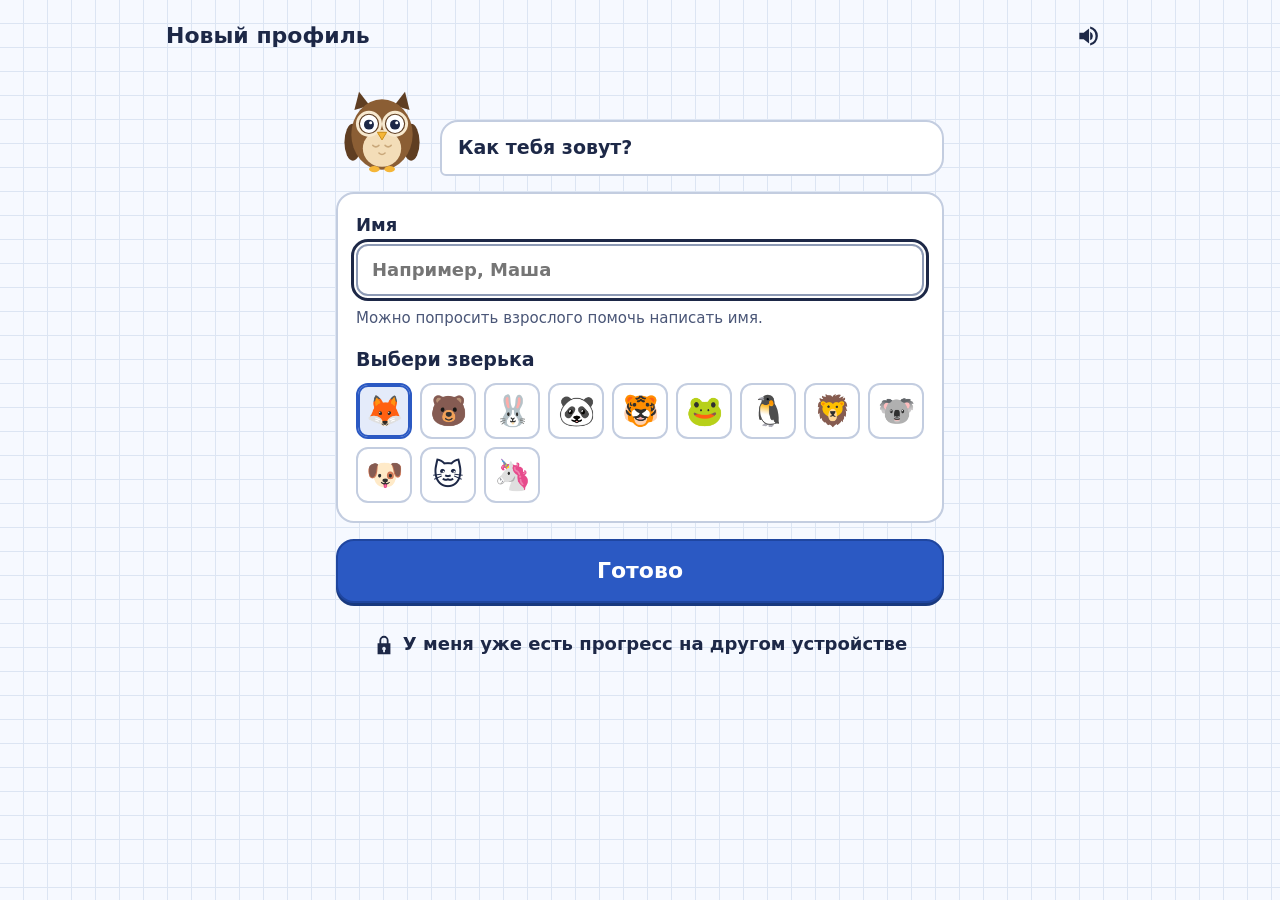
<file: index.html>
<!doctype html>
<html lang="ru">
<head>
  <meta charset="utf-8">
  <meta name="viewport" content="width=device-width, initial-scale=1, viewport-fit=cover">
  <title>Умножайка</title>
  <meta name="description" content="Тренажёр таблицы умножения для детей 7–10 лет: короткие занятия, совёнок-помощник, интервальное повторение. Работает без интернета.">
  <meta name="theme-color" content="#2b59c3">
  <meta name="color-scheme" content="light">
  <meta name="mobile-web-app-capable" content="yes">
  <meta name="apple-mobile-web-app-capable" content="yes">
  <meta name="apple-mobile-web-app-title" content="Умножайка">
  <meta name="apple-mobile-web-app-status-bar-style" content="default">
  <meta name="format-detection" content="telephone=no">
  <meta http-equiv="Content-Security-Policy" content="default-src 'self'; script-src 'self'; style-src 'self' 'unsafe-inline'; img-src 'self' data: blob:; media-src 'self' blob:; worker-src 'self'; connect-src 'self'; manifest-src 'self'; base-uri 'self'; form-action 'none'">
  <link rel="manifest" href="./manifest.webmanifest">
  <link rel="icon" href="./icons/icon.svg" type="image/svg+xml">
  <link rel="icon" href="./icons/icon-192.png" type="image/png" sizes="192x192">
  <link rel="apple-touch-icon" href="./icons/apple-touch-icon.png">
  <link rel="stylesheet" href="./css/app.css">
  <script type="module" src="./js/app.js"></script>
</head>
<body>
  <div id="app">
    <main class="screen">
      <p class="sheet" style="font-size:20px;font-weight:700">Загружаю Умножайку…</p>
    </main>
  </div>
  <div id="live" class="visually-hidden" aria-live="polite" aria-atomic="true"></div>
  <noscript>
    <p style="padding:16px;font-size:20px">Для Умножайки нужен включённый JavaScript.</p>
  </noscript>
</body>
</html>
</file>
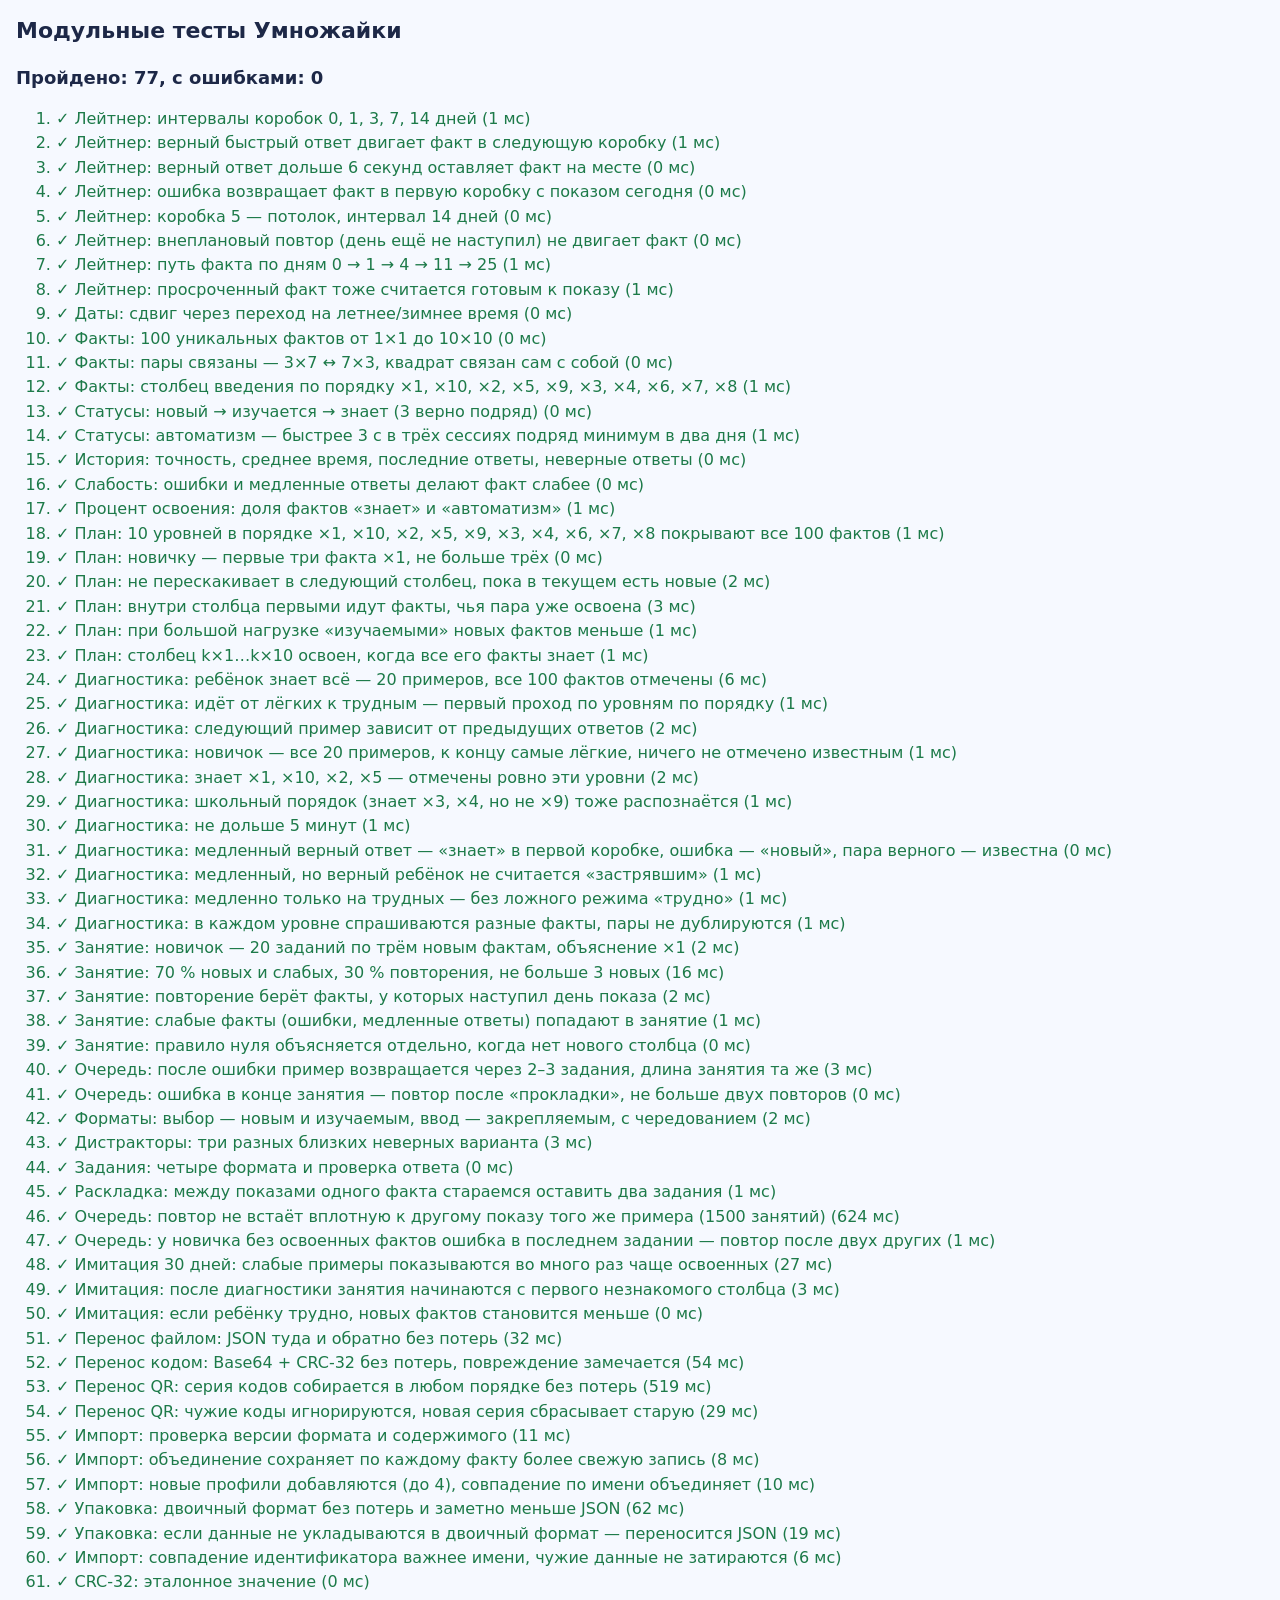
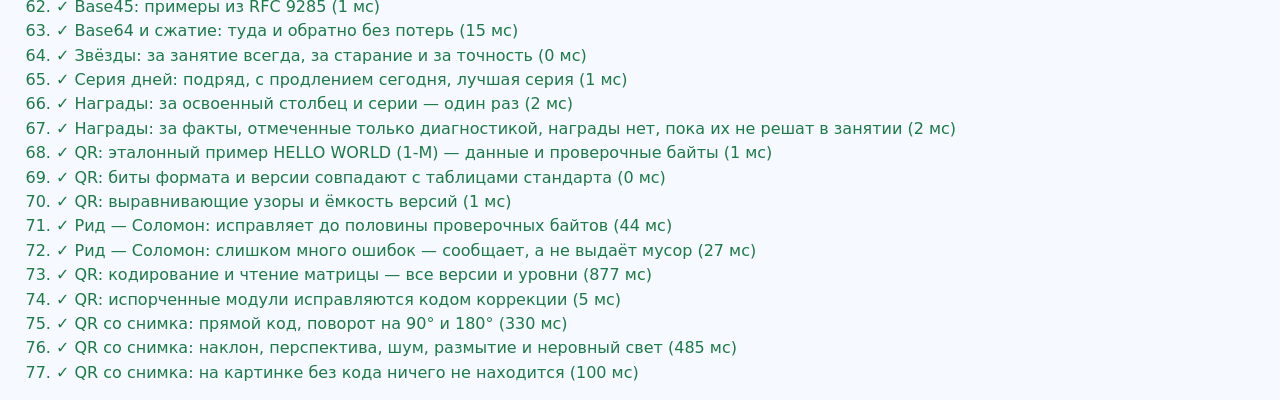
<file: tests/index.html>
<!doctype html>
<html lang="ru">
<head>
  <meta charset="utf-8">
  <meta name="viewport" content="width=device-width, initial-scale=1">
  <title>Умножайка — модульные тесты</title>
  <style>
    body { font: 16px/1.4 system-ui, sans-serif; margin: 16px; color: #1d2847; background: #f6f9ff; }
    h1 { font-size: 22px; }
    li { margin: 2px 0; }
    .ok { color: #1d7a49; }
    .fail { color: #1d2847; background: #fff3d1; font-weight: 700; }
    pre { white-space: pre-wrap; font-size: 13px; }
    #summary { font-weight: 800; font-size: 18px; }
  </style>
</head>
<body>
  <h1>Модульные тесты Умножайки</h1>
  <p id="summary">Тесты выполняются…</p>
  <ol id="results"></ol>
  <script type="module">
    import { run } from './harness.js';
    import './all.js';
    const list = document.getElementById('results');
    const summary = await run((r) => {
      const li = document.createElement('li');
      li.className = r.ok ? 'ok' : 'fail';
      li.textContent = `${r.ok ? '✓' : '✗'} ${r.name} (${r.ms} мс)`;
      if (!r.ok) {
        const pre = document.createElement('pre');
        pre.textContent = String(r.error && (r.error.stack || r.error.message));
        li.append(pre);
      }
      list.append(li);
    });
    const el = document.getElementById('summary');
    el.textContent = `Пройдено: ${summary.passed}, с ошибками: ${summary.failed}`;
    document.body.dataset.done = summary.failed ? 'fail' : 'ok';
    window.testSummary = summary;
  </script>
</body>
</html>
</file>
<file: css/app.css>
/* Умножайка — тетрадь в клетку, чернила шариковой ручки и совёнок Угу.
   Все анимации не длиннее 300 мс, контраст текста — WCAG AA и выше. */

:root {
  --paper: #f6f9ff;
  --paper-line: #dce5f3;
  --surface: #ffffff;
  --ink: #1d2847;
  --ink-soft: #4a5677;
  --line: #c3cde0;
  --line-strong: #8d9ab5;
  --primary: #2b59c3;
  --primary-press: #1f46a0;
  --primary-soft: #e4ebfa;
  --accent: #f5b638;
  --accent-soft: #fff3d1;
  --calm: #eef1ff;
  --calm-line: #b9c4f2;
  --good: #1d7a49;
  --violet: #5b4bc4;
  --owl: #8b5e34;
  --owl-dark: #5f3e22;
  --owl-belly: #f3ddb8;
  --st-new: #dce1ea;
  --st-learning: #ffd85c;
  --st-know: #a5e3a1;
  --st-auto: #1d7a49;
  --radius: 18px;
  --radius-sm: 12px;
  --shadow-key: 0 3px 0 #b7c3dc;
  --shadow-key-primary: 0 3px 0 #18397f;
  --font: ui-rounded, "SF Pro Rounded", "Nunito", "Segoe UI Variable Display", "Segoe UI", system-ui, -apple-system, Roboto, "Noto Sans", sans-serif;
  --gutter: 16px;
  --t-fast: 120ms;
  --t: 220ms;
  color-scheme: light;
}

* { box-sizing: border-box; }

html {
  -webkit-text-size-adjust: 100%;
  text-size-adjust: 100%;
}

body {
  margin: 0;
  min-height: 100vh;
  min-height: 100dvh;
  font-family: var(--font);
  font-size: 18px;
  line-height: 1.45;
  color: var(--ink);
  background-color: var(--paper);
  /* Клетка школьной тетради: 24 px */
  background-image:
    linear-gradient(var(--paper-line) 1px, transparent 1px),
    linear-gradient(90deg, var(--paper-line) 1px, transparent 1px);
  background-size: 24px 24px;
  background-position: -1px -1px;
  -webkit-tap-highlight-color: transparent;
  overflow-x: hidden;
}

button, input, select, textarea { font: inherit; color: inherit; }

button { touch-action: manipulation; }

:focus-visible {
  outline: 3px solid var(--ink);
  outline-offset: 2px;
  box-shadow: 0 0 0 6px #fff;
}

.visually-hidden {
  position: absolute !important;
  width: 1px; height: 1px;
  overflow: hidden; clip: rect(0 0 0 0);
  white-space: nowrap; border: 0; padding: 0; margin: -1px;
}

h1, h2, h3 { line-height: 1.2; margin: 0 0 12px; }
h1 { font-size: clamp(26px, 6vw, 34px); font-weight: 800; }
h2 { font-size: clamp(21px, 4.6vw, 26px); font-weight: 800; }
h3 { font-size: 19px; font-weight: 750; }
p { margin: 0 0 12px; }

/* ---------- каркас ---------- */

#app {
  min-height: 100vh;
  min-height: 100dvh;
  display: flex;
  flex-direction: column;
  padding: env(safe-area-inset-top) env(safe-area-inset-right) env(safe-area-inset-bottom) env(safe-area-inset-left);
}

.topbar {
  display: flex;
  align-items: center;
  gap: 10px;
  padding: 10px var(--gutter);
  max-width: 980px;
  width: 100%;
  margin: 0 auto;
}

.topbar .grow { flex: 1; min-width: 0; }

.screen {
  flex: 1;
  width: 100%;
  max-width: 640px;
  margin: 0 auto;
  padding: 4px var(--gutter) 28px;
  display: flex;
  flex-direction: column;
  gap: 16px;
}

.screen.wide { max-width: 980px; }

.screen-enter { animation: screen-in var(--t) ease-out; }

@keyframes screen-in {
  from { opacity: 0; transform: translateY(6px); }
  to { opacity: 1; transform: none; }
}

.sheet {
  background: var(--surface);
  border: 2px solid var(--line);
  border-radius: var(--radius);
  padding: 18px;
}

.row { display: flex; gap: 12px; flex-wrap: wrap; align-items: center; }
.row.center { justify-content: center; }
.row.spread { justify-content: space-between; }
.stack { display: flex; flex-direction: column; gap: 12px; }
.muted { color: var(--ink-soft); }
.small { font-size: 15px; }
.center-text { text-align: center; }

/* ---------- кнопки ---------- */

.btn {
  display: inline-flex;
  align-items: center;
  justify-content: center;
  gap: 8px;
  min-height: 52px;
  min-width: 48px;
  padding: 10px 20px;
  border: 2px solid var(--line-strong);
  border-radius: var(--radius-sm);
  background: var(--surface);
  color: var(--ink);
  font-weight: 750;
  font-size: 18px;
  line-height: 1.15;
  text-decoration: none;
  cursor: pointer;
  box-shadow: var(--shadow-key);
  transition: transform var(--t-fast), box-shadow var(--t-fast), background-color var(--t-fast);
  user-select: none;
  -webkit-user-select: none;
}

@media (hover: hover) {
  .btn:hover { background: var(--primary-soft); }
  .btn.primary:hover { background: var(--primary-press); }
  .btn.ghost:hover { background: var(--primary-soft); }
}

.btn:active { transform: translateY(3px); box-shadow: none; }
.btn[disabled], .btn[aria-disabled="true"] { opacity: 0.55; cursor: default; transform: none; box-shadow: none; }

.btn.primary {
  background: var(--primary);
  border-color: var(--primary-press);
  color: #fff;
  box-shadow: var(--shadow-key-primary);
}

.btn.big { min-height: 64px; font-size: 22px; padding: 14px 28px; border-radius: var(--radius); }
.btn.block { width: 100%; }
.btn.ghost { background: transparent; border-color: transparent; box-shadow: none; }
.btn.icon { padding: 8px; width: 52px; }
.btn.icon svg { width: 26px; height: 26px; }

.btn-row { display: grid; grid-template-columns: repeat(auto-fit, minmax(150px, 1fr)); gap: 12px; }
.btn-row.lib-list { grid-template-columns: repeat(auto-fill, minmax(min(100%, 240px), 1fr)); }
/* Страховка от длинных слов и имён: лучше перенос внутри слова, чем текст за краем. */
.btn, .award, .tile, .list li, .notice, .stat, .modal, .slide .text { overflow-wrap: anywhere; }

/* ---------- совёнок и реплики ---------- */

.owl-line {
  display: flex;
  align-items: flex-end;
  gap: 12px;
}

.owl {
  flex: none;
  width: 92px;
  height: 92px;
}
.owl.small { width: 64px; height: 64px; }
.owl.large { width: 140px; height: 140px; }

.owl .lid { transform-box: fill-box; transform-origin: center top; transform: scaleY(0); transition: transform 90ms; }
.owl.blink .lid { transform: scaleY(1); }
.owl .happy-eyes { display: none; }
.owl.happy .open-eyes { display: none; }
.owl.happy .happy-eyes { display: inline; }
.owl .wing { transition: transform var(--t); transform-box: fill-box; }
.owl.cheer .wing-l { transform: rotate(28deg); transform-origin: top right; }
.owl.cheer .wing-r { transform: rotate(-28deg); transform-origin: top left; }
.owl.think .pupil { transform: translate(2px, -3px); }
.owl .pupil { transition: transform var(--t); }
.owl.bounce { animation: owl-bounce 260ms ease-out; }

@keyframes owl-bounce {
  0% { transform: translateY(0); }
  45% { transform: translateY(-8px); }
  100% { transform: translateY(0); }
}

.bubble {
  position: relative;
  flex: 1;
  min-width: 0;
  overflow-wrap: anywhere;
  background: var(--surface);
  border: 2px solid var(--line);
  border-radius: var(--radius) var(--radius) var(--radius) 6px;
  padding: 12px 16px;
  font-size: 19px;
  font-weight: 650;
  min-height: 52px;
}

/* ---------- профиль и шапка ---------- */

.profile-chip {
  display: inline-flex;
  align-items: center;
  gap: 8px;
  min-height: 48px;
  padding: 4px 14px 4px 6px;
  border-radius: 999px;
  border: 2px solid var(--line);
  background: var(--surface);
  font-weight: 750;
  cursor: pointer;
  max-width: 100%;
}
.profile-chip .name { overflow: hidden; text-overflow: ellipsis; white-space: nowrap; }

.avatar {
  display: inline-grid;
  place-items: center;
  width: 40px;
  height: 40px;
  border-radius: 50%;
  font-size: 24px;
  line-height: 1;
  background: var(--accent-soft);
  flex: none;
}
.avatar.big { width: 72px; height: 72px; font-size: 44px; }

.profiles-grid {
  display: grid;
  grid-template-columns: repeat(auto-fit, minmax(140px, 1fr));
  gap: 14px;
}

.profile-card {
  overflow-wrap: anywhere;
  display: flex;
  flex-direction: column;
  align-items: center;
  gap: 8px;
  padding: 18px 12px;
  border-radius: var(--radius);
  border: 2px solid var(--line);
  background: var(--surface);
  box-shadow: var(--shadow-key);
  cursor: pointer;
  font-weight: 800;
  font-size: 20px;
  min-height: 140px;
  justify-content: center;
}
.profile-card:active { transform: translateY(3px); box-shadow: none; }
.profile-card.add { border-style: dashed; color: var(--primary); }

.avatar-picker {
  display: grid;
  grid-template-columns: repeat(auto-fill, minmax(56px, 1fr));
  gap: 8px;
}
.avatar-picker button {
  min-height: 56px;
  font-size: 30px;
  border-radius: var(--radius-sm);
  border: 2px solid var(--line);
  background: var(--surface);
  cursor: pointer;
}
.avatar-picker button[aria-pressed="true"] { border-color: var(--primary); background: var(--primary-soft); box-shadow: inset 0 0 0 2px var(--primary); }

.field { display: flex; flex-direction: column; gap: 6px; font-weight: 700; }
.field input, .field select, .field textarea {
  min-height: 52px;
  padding: 10px 14px;
  border-radius: var(--radius-sm);
  border: 2px solid var(--line-strong);
  background: var(--surface);
  font-size: 18px;
  font-weight: 600;
}
.field textarea { min-height: 120px; font-family: ui-monospace, "SF Mono", Menlo, Consolas, monospace; font-size: 14px; word-break: break-all; }

/* ---------- главный экран ---------- */

.stats-row {
  display: grid;
  grid-template-columns: repeat(3, 1fr);
  gap: 10px;
}
.stat {
  background: var(--surface);
  border: 2px solid var(--line);
  border-radius: var(--radius-sm);
  padding: 10px 8px;
  text-align: center;
}
.stat .value { display: block; font-size: 26px; font-weight: 850; line-height: 1.1; font-variant-numeric: tabular-nums; }
.stat .label { display: block; font-size: 15px; color: var(--ink-soft); font-weight: 650; }
.stat svg { width: 22px; height: 22px; vertical-align: -3px; }

.home-layout {
  display: grid;
  gap: 16px;
  grid-template-columns: minmax(0, 1fr);
  grid-template-areas: "owl" "start" "stats" "table" "buttons" "parent";
  max-width: 640px;
  width: 100%;
  margin: 0 auto;
}
.area-owl { grid-area: owl; }
.area-start { grid-area: start; }
.area-stats { grid-area: stats; }
.area-table { grid-area: table; }
.area-buttons { grid-area: buttons; }
.area-parent { grid-area: parent; }

@media (min-width: 980px) {
  .home-layout {
    max-width: none;
    grid-template-columns: minmax(0, 0.85fr) minmax(0, 1.15fr);
    grid-template-areas: "owl table" "start table" "stats table" "buttons table" "parent table";
    grid-template-rows: auto auto auto auto 1fr;
    align-items: start;
  }
}

/* ---------- занятие ---------- */

.progress-track {
  display: flex;
  gap: 4px;
  flex: 1;
  align-items: center;
  min-width: 0;
}
.progress-track .dot {
  flex: 1;
  height: 12px;
  border-radius: 6px;
  background: var(--st-new);
  transition: background-color var(--t);
}
.progress-track .dot.done { background: var(--primary); }
.progress-track .dot.now { background: var(--accent); }

.task {
  display: flex;
  flex-direction: column;
  align-items: stretch;
  gap: 18px;
}

.problem {
  background: var(--surface);
  border: 2px solid var(--line);
  border-radius: var(--radius);
  padding: 22px 12px;
  text-align: center;
  font-size: clamp(44px, 12vw, 76px);
  font-weight: 850;
  line-height: 1.1;
  letter-spacing: 0.01em;
  font-variant-numeric: tabular-nums;
  white-space: nowrap;
}
.problem .slot {
  display: inline-block;
  min-width: 1.3em;
  padding: 0 0.1em;
  border-bottom: 5px solid var(--primary);
  color: var(--primary);
}
.problem .slot.empty { color: var(--line-strong); }
.problem .q { color: var(--primary); }
.problem-note { text-align: center; font-size: 19px; font-weight: 700; color: var(--ink-soft); margin-top: -8px; }

.choices {
  display: grid;
  grid-template-columns: 1fr 1fr;
  gap: 12px;
}
.choices .btn {
  min-height: 84px;
  font-size: clamp(32px, 9vw, 44px);
  font-weight: 850;
  border-radius: var(--radius);
  font-variant-numeric: tabular-nums;
}

.tf {
  display: grid;
  grid-template-columns: 1fr 1fr;
  gap: 12px;
}
.tf .btn { min-height: 84px; font-size: 24px; border-radius: var(--radius); }
.tf .btn svg { width: 30px; height: 30px; }

.keypad {
  display: grid;
  grid-template-columns: repeat(3, 1fr);
  gap: 10px;
  max-width: 420px;
  width: 100%;
  margin: 0 auto;
}
.keypad .btn {
  min-height: 64px;
  font-size: 30px;
  font-weight: 850;
  border-radius: var(--radius-sm);
}
.keypad .btn.ok { font-size: 22px; }
.keypad .btn svg { width: 30px; height: 30px; }

.feedback {
  min-height: 34px;
  text-align: center;
  font-size: 22px;
  font-weight: 800;
  color: var(--good);
}

.chosen-right { background: var(--st-know) !important; border-color: var(--good) !important; }

/* Спокойный разбор ошибки: без красного */
.coach {
  background: var(--calm);
  border: 2px solid var(--calm-line);
  border-radius: var(--radius);
  padding: 16px;
  display: flex;
  flex-direction: column;
  gap: 12px;
  animation: screen-in var(--t) ease-out;
}
.coach .answer-line {
  white-space: nowrap;
  font-size: clamp(36px, 10vw, 56px);
  font-weight: 850;
  text-align: center;
  font-variant-numeric: tabular-nums;
}
.coach .answer-line .hl { color: var(--violet); }
.coach .hint { font-size: 18px; font-weight: 650; }
.coach .hint + .hint { margin-top: -6px; }

/* ---------- картинки объяснений ---------- */

.visual {
  display: flex;
  justify-content: center;
  align-items: center;
  min-height: 120px;
  padding: 8px 0;
}
.visual svg { max-width: 100%; height: auto; }

.dots-array { max-width: 100%; height: auto; }
.dots-array circle { transition: fill var(--t); }

.groups {
  display: flex;
  flex-wrap: wrap;
  gap: 10px;
  justify-content: center;
}
.group {
  display: grid;
  grid-template-columns: repeat(5, 16px);
  gap: 5px;
  padding: 10px;
  border: 2px dashed var(--calm-line);
  border-radius: 14px;
  background: var(--surface);
  animation: pop var(--t) ease-out;
}
.group .d { width: 16px; height: 16px; border-radius: 50%; background: var(--primary); }
.group.empty { min-width: 56px; min-height: 56px; display: grid; place-items: center; color: var(--ink-soft); font-weight: 800; }

@keyframes pop {
  from { transform: scale(0.85); opacity: 0; }
  to { transform: scale(1); opacity: 1; }
}

.sum-line { text-align: center; font-size: 26px; font-weight: 800; font-variant-numeric: tabular-nums; min-height: 38px; }

.slide { display: flex; flex-direction: column; gap: 14px; }
.slide .text { font-size: 20px; font-weight: 650; }
.slide-dots { display: flex; gap: 6px; justify-content: center; }
.slide-dots span { width: 10px; height: 10px; border-radius: 50%; background: var(--line); }
.slide-dots span.on { background: var(--primary); }

.fact-card .big-fact {
  white-space: nowrap;
  font-size: clamp(44px, 12vw, 72px);
  font-weight: 850;
  text-align: center;
  font-variant-numeric: tabular-nums;
}

/* ---------- сетка 10×10 ---------- */

.table-grid {
  container-type: inline-size;
  display: grid;
  grid-template-columns: repeat(11, 1fr);
  gap: 3px;
  width: 100%;
  max-width: 560px;
  margin: 0 auto;
  user-select: none;
  -webkit-user-select: none;
}
.table-grid .hdr {
  display: grid;
  place-items: center;
  font-weight: 850;
  font-size: clamp(12px, 3.2vw, 17px);
  color: var(--ink-soft);
  aspect-ratio: 1;
}
.table-grid .corner { font-size: clamp(14px, 3.6vw, 20px); color: var(--ink); }
.cell {
  position: relative;
  display: grid;
  place-items: center;
  aspect-ratio: 1;
  min-width: 0;
  padding: 0;
  border: 1.5px solid var(--line-strong);
  border-radius: 6px;
  font-size: clamp(10px, 2.9vw, 16px);
  font-weight: 800;
  font-variant-numeric: tabular-nums;
  cursor: pointer;
  background: var(--st-new);
  color: var(--ink);
  transition: transform var(--t-fast), background-color var(--t);
}
.cell:active { transform: scale(0.94); }
.cell.learning { background: var(--st-learning); border: 2px dashed #6b5200; }
.cell.know { background: var(--st-know); border-color: #2e7d46; }
.cell.auto { background: var(--st-auto); color: #fff; border-color: #145c37; }
.cell .mark {
  position: absolute;
  top: 1px;
  right: 2px;
  font-size: 0.62em;
  line-height: 1;
}
.cell.selected { outline: 3px solid var(--ink); outline-offset: 1px; z-index: 1; }
.table-grid.mini .cell { font-size: clamp(8px, 2.3vw, 13px); border-radius: 4px; }
/* На узкой таблице значки статуса налезали бы на двузначные числа: статус и так
   различим по цвету, рамке (у «изучается» — пунктир) и подписи для читалок. */
@container (max-width: 520px) {
  .cell .mark { display: none; }
}

.legend {
  display: flex;
  flex-wrap: wrap;
  gap: 8px 16px;
  justify-content: center;
  font-size: 15px;
  font-weight: 650;
}
.legend span { display: inline-flex; align-items: center; gap: 6px; }
.legend i {
  display: inline-grid;
  place-items: center;
  width: 20px;
  height: 20px;
  border-radius: 5px;
  border: 1.5px solid var(--line-strong);
  font-style: normal;
  font-size: 12px;
}

.mastery-bar {
  height: 14px;
  border-radius: 7px;
  background: var(--st-new);
  overflow: hidden;
  border: 1.5px solid var(--line-strong);
}
.mastery-bar span { display: block; height: 100%; background: var(--good); transition: width var(--t); }

/* ---------- окна и подсказки ---------- */

.modal-backdrop {
  position: fixed;
  inset: 0;
  background: rgba(29, 40, 71, 0.45);
  display: flex;
  align-items: center;
  justify-content: center;
  padding: 16px;
  z-index: 50;
  animation: fade var(--t-fast) ease-out;
}
@keyframes fade { from { opacity: 0; } to { opacity: 1; } }
.modal {
  background: var(--surface);
  border-radius: var(--radius);
  border: 2px solid var(--line);
  padding: 20px;
  width: min(100%, 520px);
  max-height: calc(100dvh - 32px);
  overflow: auto;
  display: flex;
  flex-direction: column;
  gap: 14px;
  animation: screen-in var(--t) ease-out;
}
.modal .actions { display: flex; flex-wrap: wrap; gap: 10px; justify-content: flex-end; }

.toast {
  position: fixed;
  left: 50%;
  bottom: calc(18px + env(safe-area-inset-bottom));
  transform: translateX(-50%);
  background: var(--ink);
  color: #fff;
  padding: 12px 18px;
  border-radius: 14px;
  font-weight: 700;
  z-index: 60;
  max-width: calc(100% - 32px);
  animation: screen-in var(--t) ease-out;
}

.fact-detail dl {
  display: grid;
  grid-template-columns: auto 1fr;
  gap: 6px 14px;
  margin: 0;
}
.fact-detail dt { color: var(--ink-soft); font-weight: 650; }
.fact-detail dd { margin: 0; font-weight: 800; }
.history-strip { display: flex; gap: 4px; flex-wrap: wrap; }
.history-strip span {
  display: inline-grid;
  place-items: center;
  min-width: 34px;
  height: 28px;
  padding: 0 6px;
  border-radius: 8px;
  font-size: 13px;
  font-weight: 800;
  border: 1.5px solid var(--line-strong);
}
.history-strip .ok { background: var(--st-know); }
.history-strip .no { background: var(--calm); }

/* ---------- итоги и награды ---------- */

.stars {
  display: flex;
  gap: 10px;
  justify-content: center;
}
.stars svg { width: 64px; height: 64px; }
.stars .star { animation: pop 260ms ease-out both; }
.stars .star:nth-child(2) { animation-delay: 140ms; }
.stars .star:nth-child(3) { animation-delay: 280ms; }

.awards-grid {
  display: grid;
  grid-template-columns: repeat(auto-fill, minmax(140px, 1fr));
  gap: 12px;
}
.award {
  display: flex;
  flex-direction: column;
  align-items: center;
  text-align: center;
  gap: 6px;
  padding: 14px 10px;
  border-radius: var(--radius);
  border: 2px solid var(--line);
  background: var(--surface);
}
.award svg { width: 56px; height: 56px; }
.award .t { font-weight: 800; }
.award.locked { background: transparent; border-style: dashed; color: var(--ink-soft); }
.award.locked svg { opacity: 0.4; filter: grayscale(1); }

.timer {
  font-size: 30px;
  font-weight: 850;
  font-variant-numeric: tabular-nums;
  min-width: 72px;
  text-align: right;
}
.timer-bar { height: 12px; border-radius: 6px; background: var(--st-new); overflow: hidden; flex: 1; }
.timer-bar span { display: block; height: 100%; background: var(--accent); transition: width 200ms linear; }

/* ---------- родительский экран ---------- */

.tabs { display: flex; gap: 8px; flex-wrap: wrap; }
.tabs .btn[aria-selected="true"] { background: var(--primary); color: #fff; border-color: var(--primary-press); box-shadow: var(--shadow-key-primary); }

.tiles {
  display: grid;
  grid-template-columns: repeat(auto-fit, minmax(150px, 1fr));
  gap: 12px;
}
.tile {
  background: var(--surface);
  border: 2px solid var(--line);
  border-radius: var(--radius-sm);
  padding: 12px 14px;
}
.tile .value { font-size: 28px; font-weight: 850; font-variant-numeric: tabular-nums; }
.tile .label { color: var(--ink-soft); font-weight: 650; font-size: 15px; }

.dash { display: grid; gap: 16px; grid-template-columns: minmax(0, 1fr); }
.dash > * { min-width: 0; }
@media (min-width: 860px) {
  .dash { grid-template-columns: minmax(0, 1fr) minmax(0, 1fr); }
  .dash .span2 { grid-column: span 2; }
}

.chart svg { display: block; max-width: 100%; height: auto; overflow: visible; }
.chart .axis-label { font-size: 13px; fill: var(--ink-soft); font-variant-numeric: tabular-nums; }
.chart .grid-line { stroke: var(--paper-line); stroke-width: 1; }
.chart .series { fill: none; stroke: var(--primary); stroke-width: 2; stroke-linejoin: round; stroke-linecap: round; }
.chart .pt { fill: var(--primary); stroke: var(--surface); stroke-width: 2; }
.chart .bar { fill: var(--primary); }
.chart .bar.part { fill: #9db3ea; }
.chart .value-label { font-size: 13px; font-weight: 750; fill: var(--ink); }
.chart-tip { min-height: 24px; font-size: 15px; font-weight: 700; color: var(--ink-soft); }

.list { list-style: none; margin: 0; padding: 0; display: flex; flex-direction: column; gap: 8px; }
.list li {
  display: flex;
  align-items: center;
  gap: 12px;
  padding: 10px 12px;
  border-radius: var(--radius-sm);
  border: 2px solid var(--line);
  background: var(--surface);
}
.list .fact { font-weight: 850; font-size: 20px; min-width: 92px; white-space: nowrap; font-variant-numeric: tabular-nums; }
.list li.hard-item {
  display: grid;
  grid-template-columns: auto 1fr auto;
  grid-template-areas: "fact meta status";
  gap: 2px 12px;
}
.hard-item .fact { grid-area: fact; }
.hard-item .hard-meta { grid-area: meta; }
.hard-item .hard-status { grid-area: status; white-space: nowrap; }
@media (max-width: 560px) {
  .list li.hard-item {
    grid-template-columns: 1fr auto;
    grid-template-areas: "fact status" "meta meta";
  }
}

.table-wrap { overflow-x: auto; max-width: 100%; }
table.log { border-collapse: collapse; width: 100%; font-size: 15px; font-variant-numeric: tabular-nums; }
table.log th, table.log td { text-align: left; padding: 8px 10px; border-bottom: 1.5px solid var(--paper-line); white-space: nowrap; }
table.log th { color: var(--ink-soft); font-weight: 700; }
table.log tr.day-row td { font-weight: 800; background: var(--primary-soft); }
@media (max-width: 600px) {
  table.log thead { display: none; }
  table.log, table.log tbody, table.log tr, table.log td { display: block; width: 100%; }
  table.log tr { padding: 6px 0; border-bottom: 1.5px solid var(--paper-line); }
  table.log td { display: inline-block; width: 50%; border: 0; padding: 2px 10px; white-space: normal; }
  table.log tr.day-row td { display: block; width: 100%; padding: 8px 10px; border-radius: 8px; }
  table.log td[data-label]::before { content: attr(data-label) ": "; color: var(--ink-soft); font-weight: 650; }
}

/* ---------- перенос ---------- */

.qr-box {
  display: flex;
  flex-direction: column;
  align-items: center;
  gap: 10px;
}
.qr-box canvas {
  width: min(100%, 440px);
  height: auto;
  image-rendering: pixelated;
  background: #fff;
  border-radius: 12px;
  border: 2px solid var(--line);
}
.scanner {
  position: relative;
  width: min(100%, 480px);
  margin: 0 auto;
  border-radius: var(--radius);
  overflow: hidden;
  background: #1d2847;
  aspect-ratio: 4 / 3;
}
.scanner video { width: 100%; height: 100%; object-fit: cover; display: block; }
.scanner .frame {
  position: absolute;
  inset: 6%;
  border: 4px solid rgba(255, 255, 255, 0.9);
  border-radius: 18px;
  pointer-events: none;
}
.chunks { display: flex; gap: 6px; flex-wrap: wrap; justify-content: center; }
.chunks span {
  display: inline-grid; place-items: center;
  min-width: 30px; height: 30px; border-radius: 8px;
  border: 1.5px solid var(--line-strong);
  font-size: 13px; font-weight: 800;
  background: var(--surface);
}
.chunks span.got { background: var(--st-know); border-color: var(--good); }

.notice {
  border-radius: var(--radius-sm);
  padding: 12px 14px;
  background: var(--accent-soft);
  border: 2px solid #ecd28c;
  font-weight: 650;
}

/* ---------- адаптивность ---------- */

@media (max-width: 380px) {
  body { font-size: 17px; }
  .btn.big { padding: 12px 18px; }
  .sheet { padding: 14px; }
  .modal-backdrop { padding: 8px; }
  .modal { padding: 14px; }
  .owl { width: 72px; height: 72px; }
  .bubble { font-size: 17px; padding: 10px 12px; }
  .btn.big { font-size: 20px; }
  .keypad { gap: 8px; }
  .keypad .btn { min-height: 58px; font-size: 26px; }
  .choices .btn, .tf .btn { min-height: 72px; }
  .table-grid { gap: 2px; }
  .stat .value { font-size: 22px; }
}

@media (min-width: 900px) {
  .screen { padding-top: 12px; }
  .lesson-layout { display: grid; grid-template-columns: 1fr; }
}

@media (min-height: 860px) and (min-width: 700px) {
  .problem { padding: 30px 12px; }
}

@media (prefers-reduced-motion: reduce) {
  *, *::before, *::after {
    animation-duration: 1ms !important;
    animation-delay: 0ms !important;
    transition-duration: 1ms !important;
  }
}

@media print {
  body { background: #fff; }
  .topbar, .btn { display: none !important; }
}
</file>
